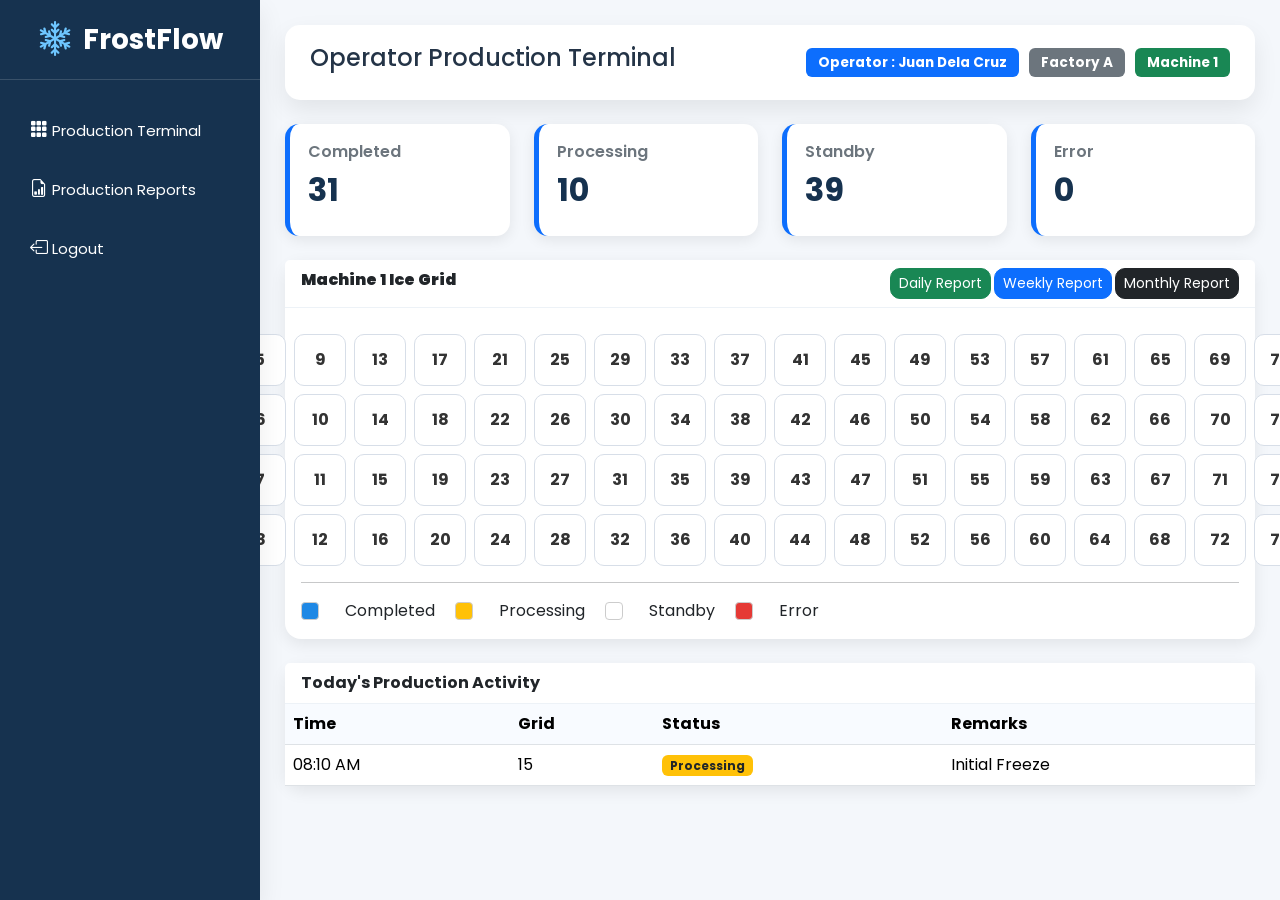
<file: operator.html>
<!DOCTYPE html>
<html lang="en">
<head>
<meta charset="UTF-8">
<meta name="viewport" content="width=device-width, initial-scale=1.0">
<title>FrostFlow | Operator Terminal</title>

<link href="https://cdn.jsdelivr.net/npm/bootstrap@5.3.3/dist/css/bootstrap.min.css" rel="stylesheet">
<link href="https://cdn.jsdelivr.net/npm/bootstrap-icons@1.11.3/font/bootstrap-icons.css" rel="stylesheet">

<link rel="stylesheet" href="css/dashboard.css">
<link rel="stylesheet" href="css/operator.css">
</head>

<body>

<div class="sidebar">

<div class="logo">
<i class="bi bi-snow2"></i>
<h3>FrostFlow</h3>
</div>

<ul>
<li><a class="nav-link" href="C:/IceFactorySystem/dashboard.html" ><i class="bi bi-grid-3x3-gap-fill"></i><span> Production Terminal</span></a></li>
<li><a class="nav-link" href="C:/IceFactorySystem/dashboard.html" ><i class="bi bi-file-earmark-bar-graph"></i><span> Production Reports</span></a></li>
<li><a class="nav-link" href="C:/IceFactorySystem/login.html"><i class='bi bi-box-arrow-left'></i><span> Logout</span></a></li></a>
</ul>

</div>

<div class="main">

<div class="topbar d-flex justify-content-between align-items-center">

<h4>Operator Production Terminal</h4>

<div class="operator-info">

<span class="badge bg-primary">Operator : Juan Dela Cruz</span>
<span class="badge bg-secondary">Factory A</span>
<span class="badge bg-success">Machine 1</span>

</div>

</div>

<div class="row mt-4">

<div class="col-md-3">
<div class="kpi-card">
<h6>Completed</h6>
<h2 id="lblCompleted">31</h2>
</div>
</div>

<div class="col-md-3">
<div class="kpi-card">
<h6>Processing</h6>
<h2 id="lblProcessing">10</h2>
</div>
</div>

<div class="col-md-3">
<div class="kpi-card">
<h6>Standby</h6>
<h2 id="lblStandby">39</h2>
</div>
</div>

<div class="col-md-3">
<div class="kpi-card">
<h6>Error</h6>
<h2 id="lblError">0</h2>
</div>
</div>

</div>

<div class="card mt-4">

<div class="card-header d-flex justify-content-between">

<strong>Machine 1 Ice Grid</strong>

<div>

<button class="btn btn-success btn-sm" id="btnDaily">Daily Report</button>

<button class="btn btn-primary btn-sm" id="btnWeekly">Weekly Report</button>

<button class="btn btn-dark btn-sm" id="btnMonthly">Monthly Report</button>

</div>

</div>

<div class="card-body">

<div id="gridContainer" class="grid-container">

<!-- Generated by operator.js -->

</div>

<hr>

<div class="legend">

<span class="legend-box complete"></span> Completed

<span class="legend-box processing"></span> Processing

<span class="legend-box standby"></span> Standby

<span class="legend-box error"></span> Error

</div>

</div>

</div>

<div class="card mt-4">

<div class="card-header">
Today's Production Activity
</div>

<div class="table-responsive">

<table class="table table-hover">

<thead>

<tr>

<th>Time</th>
<th>Grid</th>
<th>Status</th>
<th>Remarks</th>

</tr>

</thead>

<tbody id="activityTable">

<tr>

<td>08:10 AM</td>
<td>15</td>
<td><span class="badge bg-warning text-dark">Processing</span></td>
<td>Initial Freeze</td>

</tr>

</tbody>

</table>

</div>

</div>

<div class="modal fade" id="gridModal">

<div class="modal-dialog">

<div class="modal-content">

<div class="modal-header">

<h5 class="modal-title">
Update Production Grid
</h5>

<button class="btn-close" data-bs-dismiss="modal"></button>

</div>

<div class="modal-body">

<div class="mb-3">

<label>Grid Number</label>

<input id="gridNumber" class="form-control" readonly>

</div>

<div class="mb-3">

<label>Status</label>

<select id="gridStatus" class="form-select">

<option>Standby</option>
<option>Processing</option>
<option>Completed</option>
<option>Error</option>

</select>

</div>

<div class="mb-3">

<label>Remarks</label>

<textarea id="gridRemarks"
class="form-control"
rows="3"></textarea>

</div>

</div>

<div class="modal-footer">

<button class="btn btn-secondary"
data-bs-dismiss="modal">

Cancel

</button>

<button class="btn btn-success"
id="btnSaveGrid">

Save Update

</button>

</div>

</div>

</div>

</div>

</div>

<script src="https://cdn.jsdelivr.net/npm/bootstrap@5.3.3/dist/js/bootstrap.bundle.min.js"></script>

<script src="js/operator.js"></script>

</body>
</html>
</file>
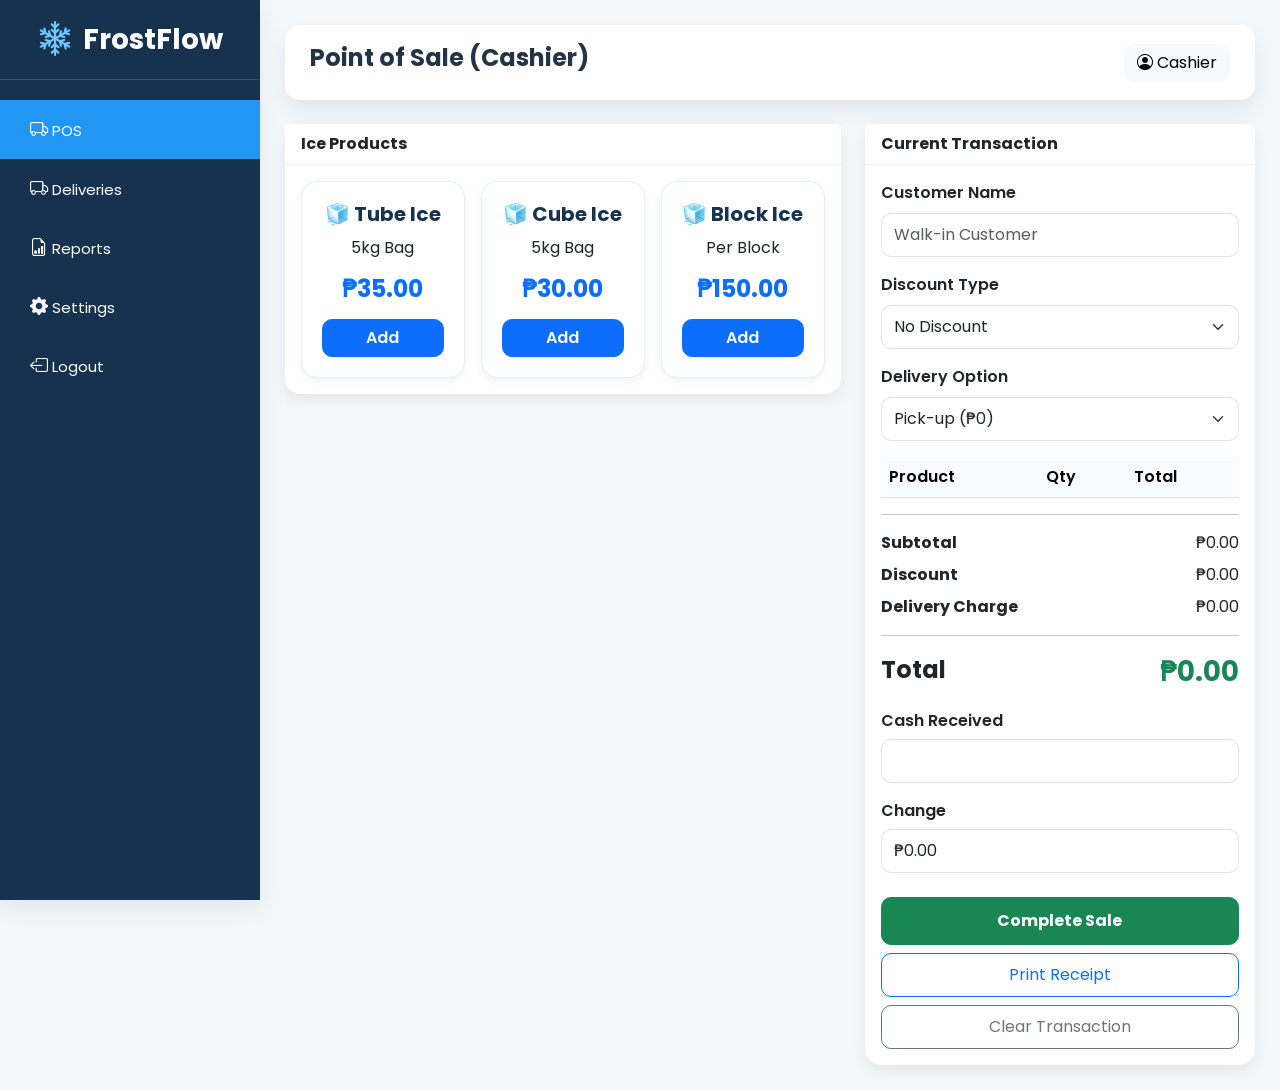
<file: pos.html>
<!DOCTYPE html>
<html lang="en">
<head>
<meta charset="UTF-8">
<meta name="viewport" content="width=device-width, initial-scale=1.0">
<title>FrostFlow POS</title>

<link href="https://cdn.jsdelivr.net/npm/bootstrap@5.3.3/dist/css/bootstrap.min.css" rel="stylesheet">
<link href="https://cdn.jsdelivr.net/npm/bootstrap-icons@1.11.3/font/bootstrap-icons.css" rel="stylesheet">

<link rel="stylesheet" href="css/dashboard.css">
<link rel="stylesheet" href="css/pos.css">
</head>
<body>

<div class="sidebar">

<div class="logo">
<i class="bi bi-snow2"></i>
<h3>FrostFlow</h3>
</div>

<ul>
    <li class='active'><a class="nav-link" href="C:/IceFactorySystem/pos.html"><i class='bi bi-truck'></i><span> POS</span></a></li>
    <li><a class="nav-link" href="C:/IceFactorySystem/deliveries.html"><i class='bi bi-truck'></i><span> Deliveries</span></a></li>
    <li><a class="nav-link" href="C:/IceFactorySystem/reports.html"><i class='bi bi-file-earmark-bar-graph'></i><span> Reports</span></a></li>
    <li><a class="nav-link" href="C:/IceFactorySystem/settings.html"><i class='bi bi-gear-fill'></i><span> Settings</span></a></li>
    <li><a class="nav-link" href="C:/IceFactorySystem/login.html"><i class='bi bi-box-arrow-left'></i><span> Logout</span></a></li></a>

</ul>

</div>

<div class="main">

<div class="topbar">
<h4>Point of Sale (Cashier)</h4>
<div class="top-right">
<button class="btn btn-light"><i class="bi bi-person-circle"></i> Cashier</button>
</div>
</div>

<div class="row mt-4">

<div class="col-lg-7">

<div class="card">

<div class="card-header">
Ice Products
</div>

<div class="card-body">

<div class="row g-3" id="productCatalog">

<div class="col-md-4">
<div class="product-card">
<h5>🧊 Tube Ice</h5>
<p>5kg Bag</p>
<h4>₱35.00</h4>
<button class="btn btn-primary w-100">Add</button>
</div>
</div>

<div class="col-md-4">
<div class="product-card">
<h5>🧊 Cube Ice</h5>
<p>5kg Bag</p>
<h4>₱30.00</h4>
<button class="btn btn-primary w-100">Add</button>
</div>
</div>

<div class="col-md-4">
<div class="product-card">
<h5>🧊 Block Ice</h5>
<p>Per Block</p>
<h4>₱150.00</h4>
<button class="btn btn-primary w-100">Add</button>
</div>
</div>

</div>

</div>

</div>

</div>

<div class="col-lg-5">

<div class="card">

<div class="card-header">
Current Transaction
</div>

<div class="card-body">

<div class="mb-3">
<label class="form-label">Customer Name</label>
<input id="txtCustomer" class="form-control" placeholder="Walk-in Customer">
</div>

<div class="mb-3">
<label class="form-label">Discount Type</label>
<select id="cmbDiscount" class="form-select">
<option>No Discount</option>
<option>Membership (10%)</option>
<option>Senior / PWD (20%)</option>
<option>Promo Sale (5%)</option>
<option>Coupon</option>
</select>
</div>

<div class="mb-3">
<label class="form-label">Delivery Option</label>
<select id="cmbDelivery" class="form-select">
<option>Pick-up (₱0)</option>
<option>Within City (₱0)</option>
<option>Outside City (+₱100)</option>
<option>Outside Province (+₱250)</option>
</select>
</div>

<div class="table-responsive">

<table class="table">

<thead>
<tr>
<th>Product</th>
<th>Qty</th>
<th>Total</th>
</tr>
</thead>

<tbody id="tblCart">

<tr>
<td>Tube Ice</td>
<td>2</td>
<td>₱70.00</td>
</tr>

</tbody>

</table>

</div>

<hr>

<div class="d-flex justify-content-between">
<strong>Subtotal</strong>
<span id="lblSubtotal">₱70.00</span>
</div>

<div class="d-flex justify-content-between">
<strong>Discount</strong>
<span id="lblDiscount">₱0.00</span>
</div>

<div class="d-flex justify-content-between">
<strong>Delivery Charge</strong>
<span id="lblDelivery">₱0.00</span>
</div>

<hr>

<div class="d-flex justify-content-between fs-4">
<strong>Total</strong>
<strong id="lblGrandTotal">₱70.00</strong>
</div>

<div class="mt-3">
<label>Cash Received</label>
<input id="txtCash" type="number" class="form-control">
</div>

<div class="mt-3">
<label>Change</label>
<input id="txtChange" class="form-control" readonly>
</div>

<div class="d-grid gap-2 mt-4">
<button id="btnCheckout" class="btn btn-success">Complete Sale</button>
<button id="btnReceipt" class="btn btn-outline-primary">Print Receipt</button>
<button id="btnClear" class="btn btn-outline-secondary">Clear Transaction</button>
</div>

</div>

</div>

</div>

</div>

</div>

<script src="https://cdn.jsdelivr.net/npm/bootstrap@5.3.3/dist/js/bootstrap.bundle.min.js"></script>
<script src="js/pos.js"></script>

</body>
</html>
</file>
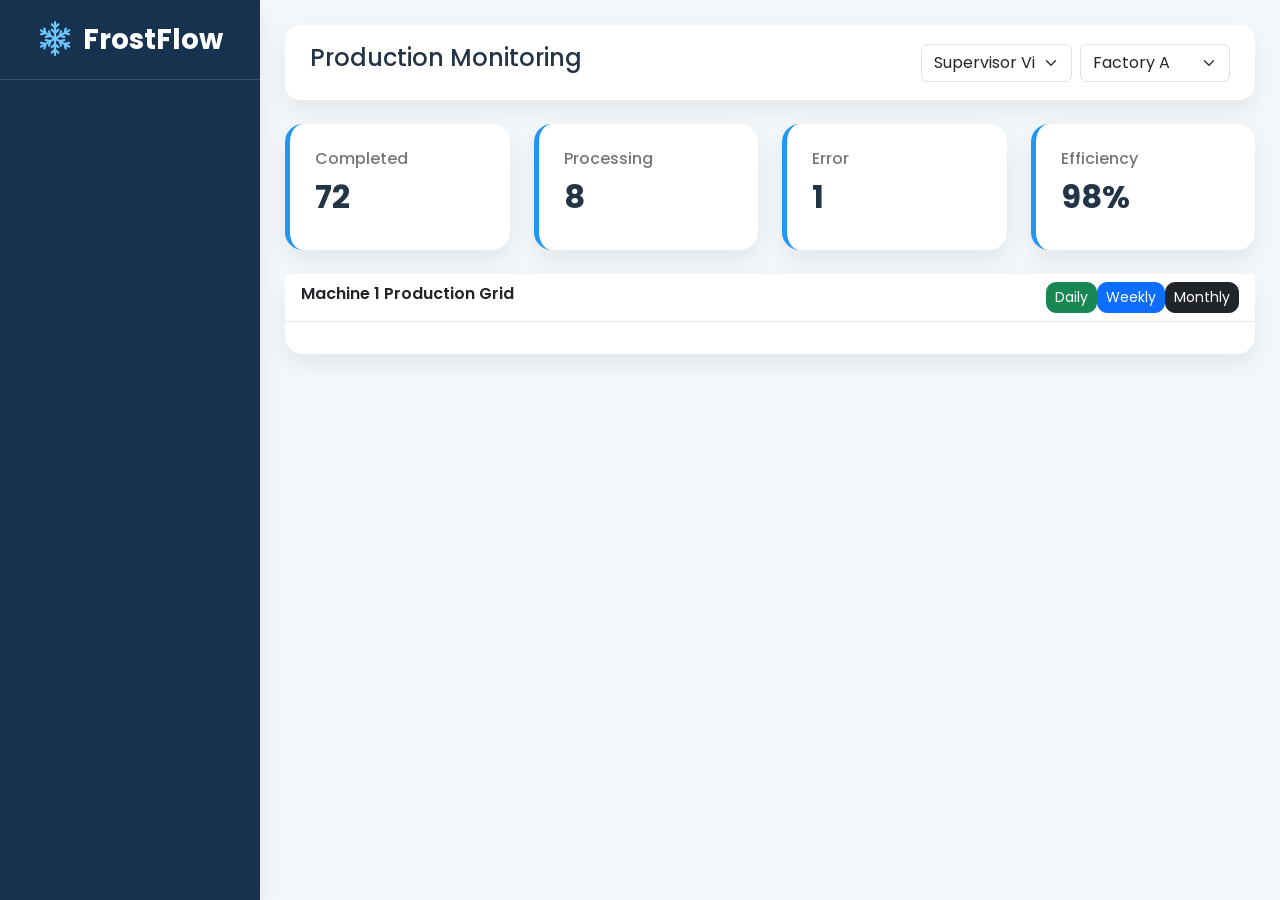
<file: production_n.html>
<!DOCTYPE html><html lang='en'><head><meta charset='UTF-8'><meta name='viewport' content='width=device-width,initial-scale=1.0'><title>Production</title><link href='https://cdn.jsdelivr.net/npm/bootstrap@5.3.3/dist/css/bootstrap.min.css' rel='stylesheet'><link href='https://cdn.jsdelivr.net/npm/bootstrap-icons@1.11.3/font/bootstrap-icons.css' rel='stylesheet'><link rel='stylesheet' href='css/dashboard.css'><link rel='stylesheet' href='css/production.css'></head><body><div class='sidebar'><div class='logo'><i class='bi bi-snow2'></i><h3>FrostFlow</h3></div></div><div class='main'><div class='topbar d-flex justify-content-between'><h4>Production Monitoring</h4><div class='d-flex gap-2'><select id='roleMode' class='form-select'><option>Supervisor View</option><option>Operator View</option></select><select class='form-select'><option>Factory A</option><option>Factory B</option></select></div></div><div class='row mt-4'><div class='col-lg-3'><div class='kpi-card'><h6>Completed</h6><h2>72</h2></div></div><div class='col-lg-3'><div class='kpi-card'><h6>Processing</h6><h2>8</h2></div></div><div class='col-lg-3'><div class='kpi-card'><h6>Error</h6><h2>1</h2></div></div><div class='col-lg-3'><div class='kpi-card'><h6>Efficiency</h6><h2>98%</h2></div></div></div><div class='card mt-4'><div class='card-header d-flex justify-content-between'><span>Machine 1 Production Grid</span><div><button class='btn btn-success btn-sm'>Daily</button><button class='btn btn-primary btn-sm'>Weekly</button><button class='btn btn-dark btn-sm'>Monthly</button></div></div><div class='card-body'><div id='gridContainer' class='grid-container'></div></div></div>
</file>
<file: css/dashboard.css>
/*========================================================
    FrostFlow Dashboard
    Smart Ice Factory Management System
==========================================================*/

@import url('https://fonts.googleapis.com/css2?family=Poppins:wght@300;400;500;600;700;800&display=swap');

:root{

    --sidebar:#16324F;
    --sidebarHover:#21476d;

    --primary:#2196F3;
    --secondary:#03A9F4;

    --background:#F4F8FB;

    --white:#ffffff;

    --border:#dfe6ec;

    --text:#243447;

    --success:#2196F3;

    --warning:#FFC107;

    --danger:#E53935;

    --shadow:
        0 10px 25px rgba(0,0,0,.08);

}

/*================================================*/

*{

    margin:0;
    padding:0;
    box-sizing:border-box;

}

body{

    background:var(--background);

    font-family:Poppins,sans-serif;

    color:var(--text);

}

/*================================================
SIDEBAR
================================================*/

.sidebar{

    position:fixed;

    top:0;

    left:0;

    width:260px;

    height:100vh;

    background:var(--sidebar);

    color:white;

    box-shadow:var(--shadow);

    z-index:999;

}

.logo{

    height:80px;

    display:flex;

    align-items:center;

    justify-content:center;

    gap:10px;

    border-bottom:1px solid rgba(255,255,255,.15);

}

.logo i{

    font-size:35px;

    color:#6EC6FF;

}

.logo h3{

    margin:0;

    font-weight:700;

}

/*================================================*/

.sidebar ul{

    list-style:none;

    padding:20px 0;

}

.sidebar li{

    padding:16px 30px;

    cursor:pointer;

    display:flex;

    align-items:center;

    gap:15px;

    transition:.3s;

    font-size:15px;

}

.sidebar li:hover{

    background:var(--sidebarHover);

}

.sidebar li.active{

    background:var(--primary);

}

.sidebar li i{

    font-size:18px;

}

/*================================================
MAIN
================================================*/

.main{

    margin-left:260px;

    padding:25px;

}

/*================================================
TOP BAR
================================================*/

.topbar{

    height:75px;

    background:white;

    border-radius:15px;

    padding:0 25px;

    display:flex;

    justify-content:space-between;

    align-items:center;

    box-shadow:var(--shadow);

}

.top-right{

    display:flex;

    gap:15px;

    align-items:center;

}

/*================================================
KPI
================================================*/

.kpi-card{

    background:white;

    border-radius:18px;

    padding:25px;

    box-shadow:var(--shadow);

    transition:.35s;

}

.kpi-card:hover{

    transform:translateY(-6px);

}

.kpi-card h6{

    color:#777;

}

.kpi-card h2{

    margin-top:10px;

    font-weight:700;

}

/*================================================
CARD
================================================*/

.card{

    border:none;

    border-radius:18px;

    box-shadow:var(--shadow);

}

.card-header{

    background:white;

    border-bottom:1px solid var(--border);

    font-weight:600;

}

/*================================================
PRODUCTION GRID
================================================*/

#productionGrid{

    display:grid;

    grid-template-columns:repeat(10,1fr);

    gap:12px;

}

/*================================================*/

.ice-grid{

    height:65px;

    border-radius:12px;

    display:flex;

    justify-content:center;

    align-items:center;

    font-weight:600;

    cursor:pointer;

    transition:.3s;

    border:2px solid #ddd;

}

/*================================================*/

.ice-grid:hover{

    transform:scale(1.08);

}

/*================================================*/

.completed{

    background:#2196F3;

    color:white;

    border:none;

}

/*================================================*/

.processing{

    background:#FFC107;

}

/*================================================*/

.standby{

    background:white;

}

/*================================================*/

.error{

    background:#E53935;

    color:white;

}

/*================================================
LEGEND
================================================*/

.legend{

    display:flex;

    gap:30px;

    flex-wrap:wrap;

}

.legend div{

    display:flex;

    align-items:center;

    gap:8px;

}

.legend-box{

    width:22px;

    height:22px;

    border-radius:5px;

    border:1px solid #ccc;

}

.legend-box.completed{

    background:#2196F3;

}

.legend-box.processing{

    background:#FFC107;

}

.legend-box.standby{

    background:white;

}

.legend-box.error{

    background:#E53935;

}

/*================================================
AI CARD
================================================*/

.card h6{

    font-weight:600;

}

.card p{

    margin-bottom:10px;

}

/*================================================
TABLE
================================================*/

.table{

    margin:0;

}

.table thead{

    background:#f7f9fc;

}

/*================================================
BUTTONS
================================================*/

.btn{

    border-radius:10px;

}

/*================================================
PROGRESS
================================================*/

.progress{

    height:25px;

    border-radius:20px;

}

.progress-bar{

    font-weight:600;

}

/*================================================
SCROLLBAR
================================================*/

::-webkit-scrollbar{

    width:10px;

}

::-webkit-scrollbar-thumb{

    background:#2196F3;

    border-radius:20px;

}

/*================================================
RESPONSIVE
================================================*/

@media(max-width:992px){

.sidebar{

    width:80px;

}

.logo h3{

    display:none;

}

.sidebar li{

    justify-content:center;

    padding:18px;

}

.sidebar li span{

    display:none;

}

.main{

    margin-left:80px;

}

}

@media(max-width:768px){

.main{

    margin-left:0;

}

.sidebar{

    left:-260px;

}

.topbar{

    flex-direction:column;

    height:auto;

    padding:20px;

}

.top-right{

    margin-top:15px;

    width:100%;

    justify-content:space-between;

}

#productionGrid{

    grid-template-columns:repeat(5,1fr);

}

.kpi-card{

    margin-bottom:20px;

}

}

@media(max-width:576px){

#productionGrid{

    grid-template-columns:repeat(4,1fr);

}

.ice-grid{

    height:55px;

    font-size:14px;

}

}
</file>
<file: css/operator.css>
/*=================================================
  FrostFlow Operator Terminal
=================================================*/

body{
    background:#f4f7fb;
}

.kpi-card{
    background:#fff;
    border-left:5px solid #0d6efd;
    border-radius:14px;
    padding:18px;
    box-shadow:0 4px 14px rgba(0,0,0,.08);
    transition:.2s;
}
.kpi-card:hover{
    transform:translateY(-3px);
}
.kpi-card h6{
    color:#6c757d;
    margin-bottom:6px;
    font-weight:600;
}
.kpi-card h2{
    color:#16324F;
    font-weight:700;
}

.card{
    border:none;
    border-radius:16px;
    box-shadow:0 5px 16px rgba(0,0,0,.08);
}

.card-header{
    background:#fff;
    border-bottom:1px solid #edf2f7;
    font-weight:700;
}

.operator-info .badge{
    margin-left:6px;
    font-size:.85rem;
    padding:8px 12px;
}

.grid-container{
    display:grid;
    grid-template-columns:repeat(20,52px);
    gap:8px;
    justify-content:center;
    margin:10px 0;
}

.grid-box{
    width:52px;
    height:52px;
    border-radius:10px;
    border:1px solid #d7dee8;
    display:flex;
    align-items:center;
    justify-content:center;
    font-weight:700;
    cursor:pointer;
    transition:.2s;
    background:#fff;
}

.grid-box:hover{
    transform:scale(1.05);
    box-shadow:0 4px 12px rgba(0,0,0,.15);
}

.grid-complete{
    background:#1E88E5;
    color:#fff;
}

.grid-processing{
    background:#FFC107;
    color:#222;
}

.grid-error{
    background:#E53935;
    color:#fff;
}

.grid-standby{
    background:#fff;
    color:#333;
}

.legend{
    display:flex;
    flex-wrap:wrap;
    gap:20px;
    align-items:center;
    margin-top:15px;
}

.legend-box{
    width:18px;
    height:18px;
    display:inline-block;
    border-radius:4px;
    margin-right:6px;
    border:1px solid #ccc;
}

.legend-box.complete{background:#1E88E5;}
.legend-box.processing{background:#FFC107;}
.legend-box.standby{background:#fff;}
.legend-box.error{background:#E53935;}

.table-responsive{
    max-height:320px;
    overflow:auto;
}

.table thead th{
    position:sticky;
    top:0;
    background:#f8fbff;
    white-space:nowrap;
}

.table tbody tr:hover{
    background:#f8fbff;
}

.modal-content{
    border:none;
    border-radius:16px;
}

.modal-header{
    background:#16324F;
    color:#fff;
}

.form-control,
.form-select{
    border-radius:10px;
}

#btnSaveGrid{
    min-width:130px;
}

@media(max-width:992px){
    .grid-container{
        grid-template-columns:repeat(10,52px);
    }
}

@media(max-width:768px){
    .grid-container{
        grid-template-columns:repeat(5,52px);
    }

    .operator-info{
        display:flex;
        flex-direction:column;
        gap:6px;
        align-items:flex-end;
    }

    .legend{
        gap:10px;
        font-size:.9rem;
    }
}
</file>
<file: css/pos.css>
/*==========================================================
 FrostFlow POS Module
==========================================================*/

.product-card{
    background:#fff;
    border:1px solid #e6edf5;
    border-radius:16px;
    padding:20px;
    text-align:center;
    transition:.25s;
    height:100%;
    box-shadow:0 3px 10px rgba(0,0,0,.05);
}

.product-card:hover{
    transform:translateY(-4px);
    box-shadow:0 10px 24px rgba(0,0,0,.12);
}

.product-card h5{
    font-weight:700;
    color:#16324F;
    margin-bottom:10px;
}

.product-card h4{
    color:#0d6efd;
    font-weight:700;
    margin:15px 0;
}

.product-card .btn{
    border-radius:10px;
    font-weight:600;
}

.card{
    border:none;
    border-radius:16px;
    box-shadow:0 5px 18px rgba(0,0,0,.08);
}

.card-header{
    background:#fff;
    font-weight:700;
    border-bottom:1px solid #edf2f7;
}

.form-control,
.form-select{
    border-radius:10px;
    min-height:44px;
}

.form-control:focus,
.form-select:focus{
    border-color:#0d6efd;
    box-shadow:0 0 0 .15rem rgba(13,110,253,.15);
}

.table thead th{
    background:#f8fbff;
    font-weight:600;
    position:sticky;
    top:0;
}

.table tbody tr:hover{
    background:#f7fbff;
}

.table-responsive{
    max-height:260px;
    overflow:auto;
}

#lblGrandTotal{
    color:#198754;
    font-size:1.7rem;
}

.d-flex.justify-content-between{
    margin-bottom:8px;
}

#btnCheckout{
    font-weight:700;
    border-radius:10px;
    min-height:48px;
}

#btnReceipt,
#btnClear{
    border-radius:10px;
    min-height:44px;
}

label{
    font-weight:600;
    margin-bottom:6px;
}

.topbar h4{
    font-weight:700;
}

@media(max-width:992px){

.product-card{
    margin-bottom:15px;
}

}

@media(max-width:768px){

#lblGrandTotal{
    font-size:1.4rem;
}

.product-card{
    padding:16px;
}

.table{
    font-size:.88rem;
}

}

@media(max-width:576px){

.product-card h4{
    font-size:1.3rem;
}

.product-card h5{
    font-size:1rem;
}

.card-body{
    padding:15px;
}

.table{
    font-size:.8rem;
}

#btnCheckout,
#btnReceipt,
#btnClear{
    width:100%;
}

}
</file>
<file: css/production.css>
/*==========================================================
 FrostFlow Production Module
==========================================================*/

/* Toolbar */
.inventory-toolbar{
    display:flex;
    flex-wrap:wrap;
    gap:12px;
}

.inventory-toolbar .btn{
    min-width:160px;
    border-radius:10px;
    font-weight:600;
}

/* KPI */
.kpi-card{
    border-left:5px solid #2196F3;
}

/* Production Grid */
#productionGrid{
    display:grid;
    grid-template-columns:repeat(20,1fr);
    gap:10px;
    margin-top:20px;
}

.ice-cell{
    height:60px;
    border-radius:10px;
    border:2px solid #d9e2ec;
    display:flex;
    justify-content:center;
    align-items:center;
    font-weight:600;
    cursor:pointer;
    transition:.25s;
    user-select:none;
    background:#fff;
}

.ice-cell:hover{
    transform:scale(1.08);
    box-shadow:0 8px 18px rgba(0,0,0,.12);
}

.ice-cell.completed{
    background:#2196F3;
    color:#fff;
    border-color:#2196F3;
}

.ice-cell.processing{
    background:#FFC107;
    color:#222;
    border-color:#FFC107;
}

.ice-cell.standby{
    background:#fff;
    color:#555;
}

.ice-cell.error{
    background:#dc3545;
    color:#fff;
    border-color:#dc3545;
}

/* Progress */
.progress{
    height:26px;
    border-radius:20px;
}

.progress-bar{
    font-weight:600;
}

/* Summary */
.table th{
    width:45%;
    color:#495057;
}

.table td{
    font-weight:500;
}

/* AI */
#txtAIRecommendation{
    line-height:1.8;
    font-size:.95rem;
}

/* Modal */
.modal-content{
    border:none;
    border-radius:16px;
}

.modal-header{
    background:#16324F;
    color:#fff;
}

.modal-title{
    font-weight:600;
}

/* Legend badges */
.badge{
    padding:8px 12px;
    font-size:.8rem;
}

/* Card animation */
.card,
.kpi-card{
    transition:.25s;
}

.card:hover,
.kpi-card:hover{
    transform:translateY(-3px);
}

/* Responsive */
@media(max-width:1200px){
#productionGrid{
    grid-template-columns:repeat(10,1fr);
}
}

@media(max-width:768px){

.inventory-toolbar{
    flex-direction:column;
}

.inventory-toolbar .btn{
    width:100%;
}

#productionGrid{
    grid-template-columns:repeat(5,1fr);
}

.ice-cell{
    height:55px;
    font-size:.85rem;
}

}

@media(max-width:576px){

#productionGrid{
    grid-template-columns:repeat(4,1fr);
}

.kpi-card h2{
    font-size:1.6rem;
}

}
</file>
